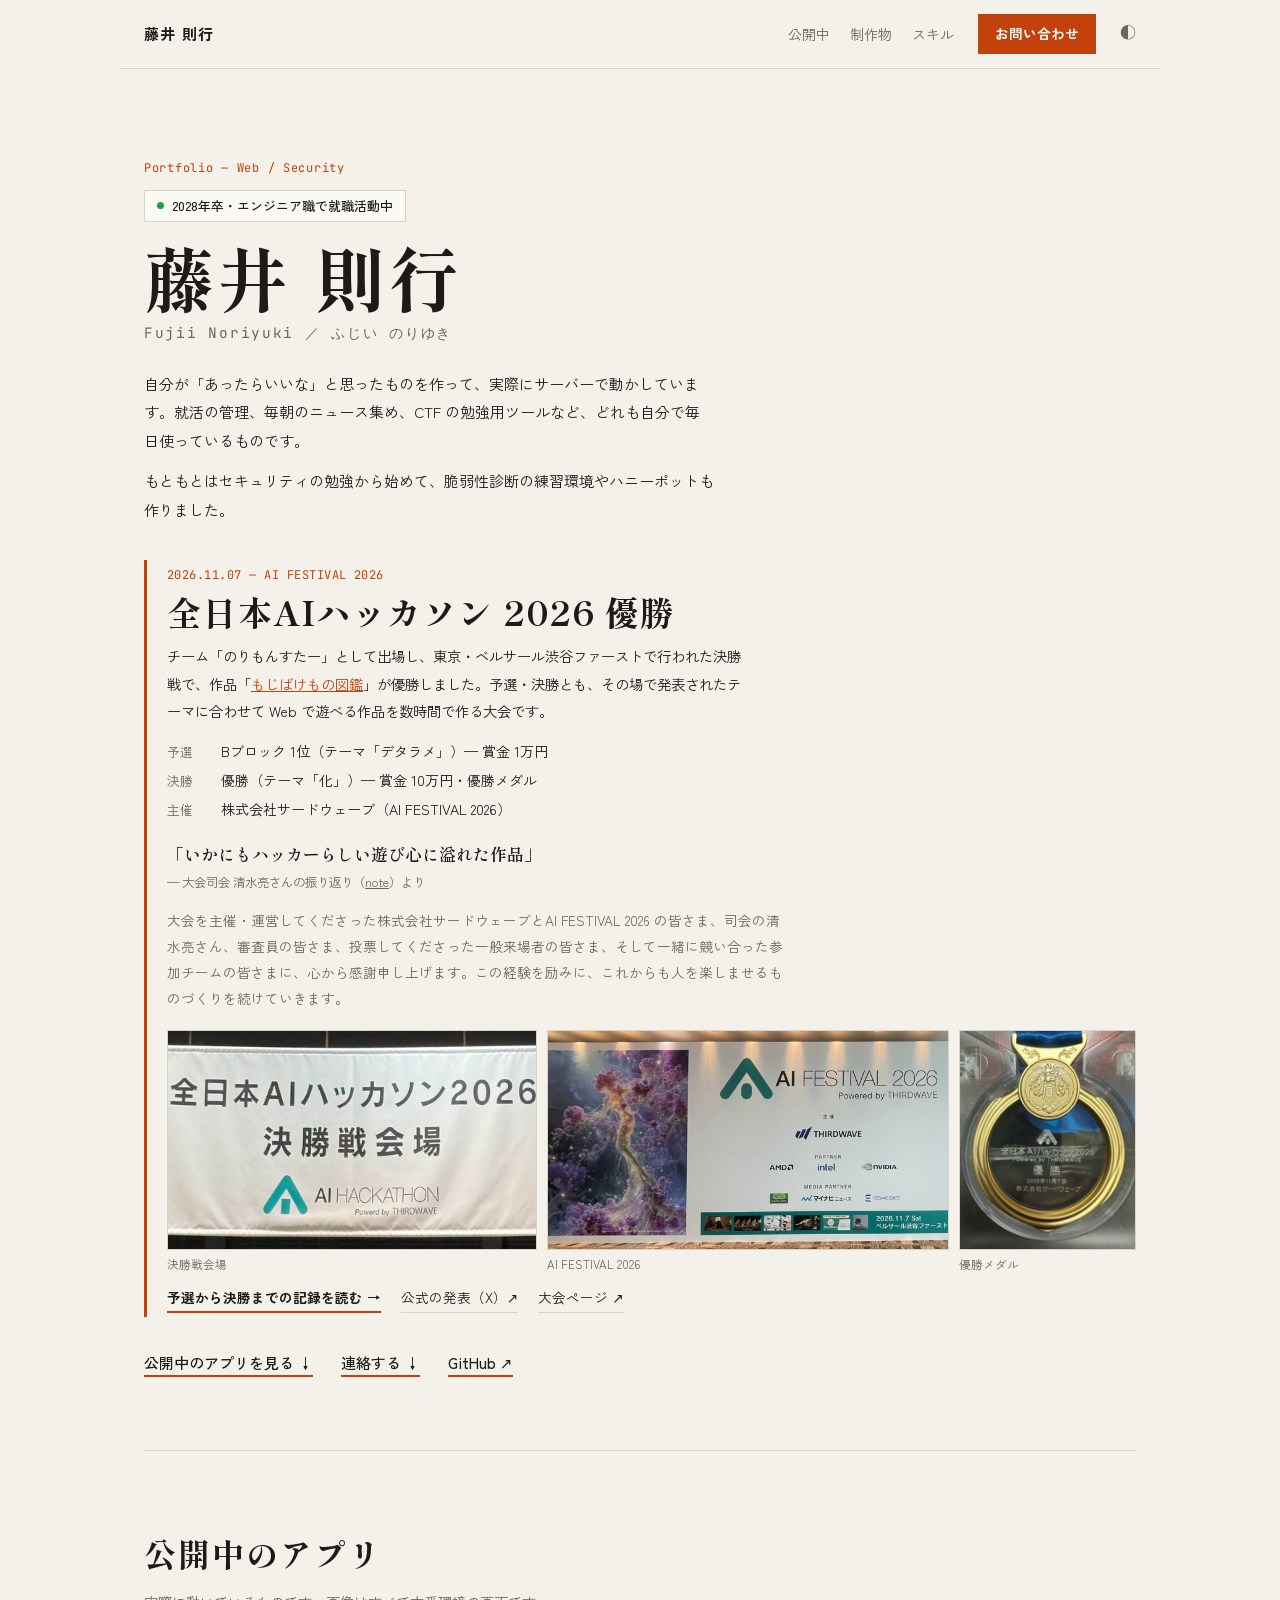
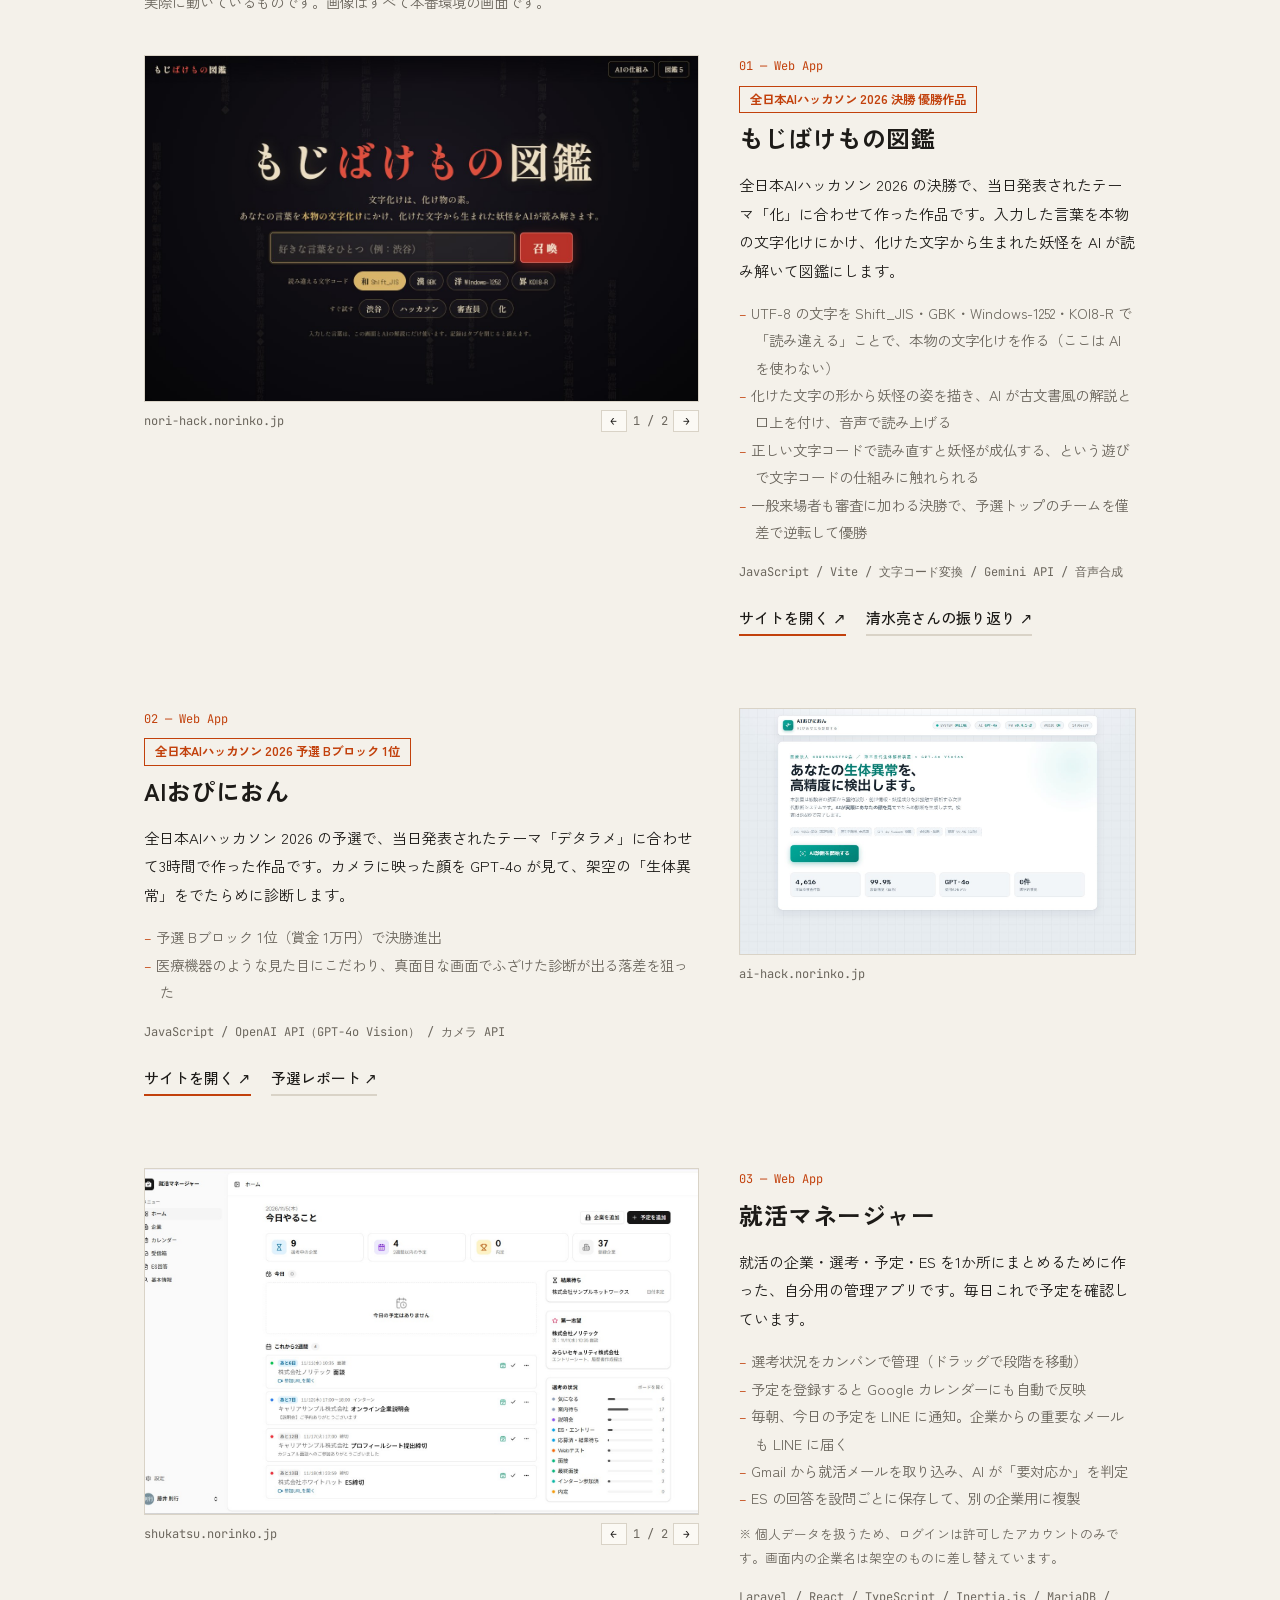
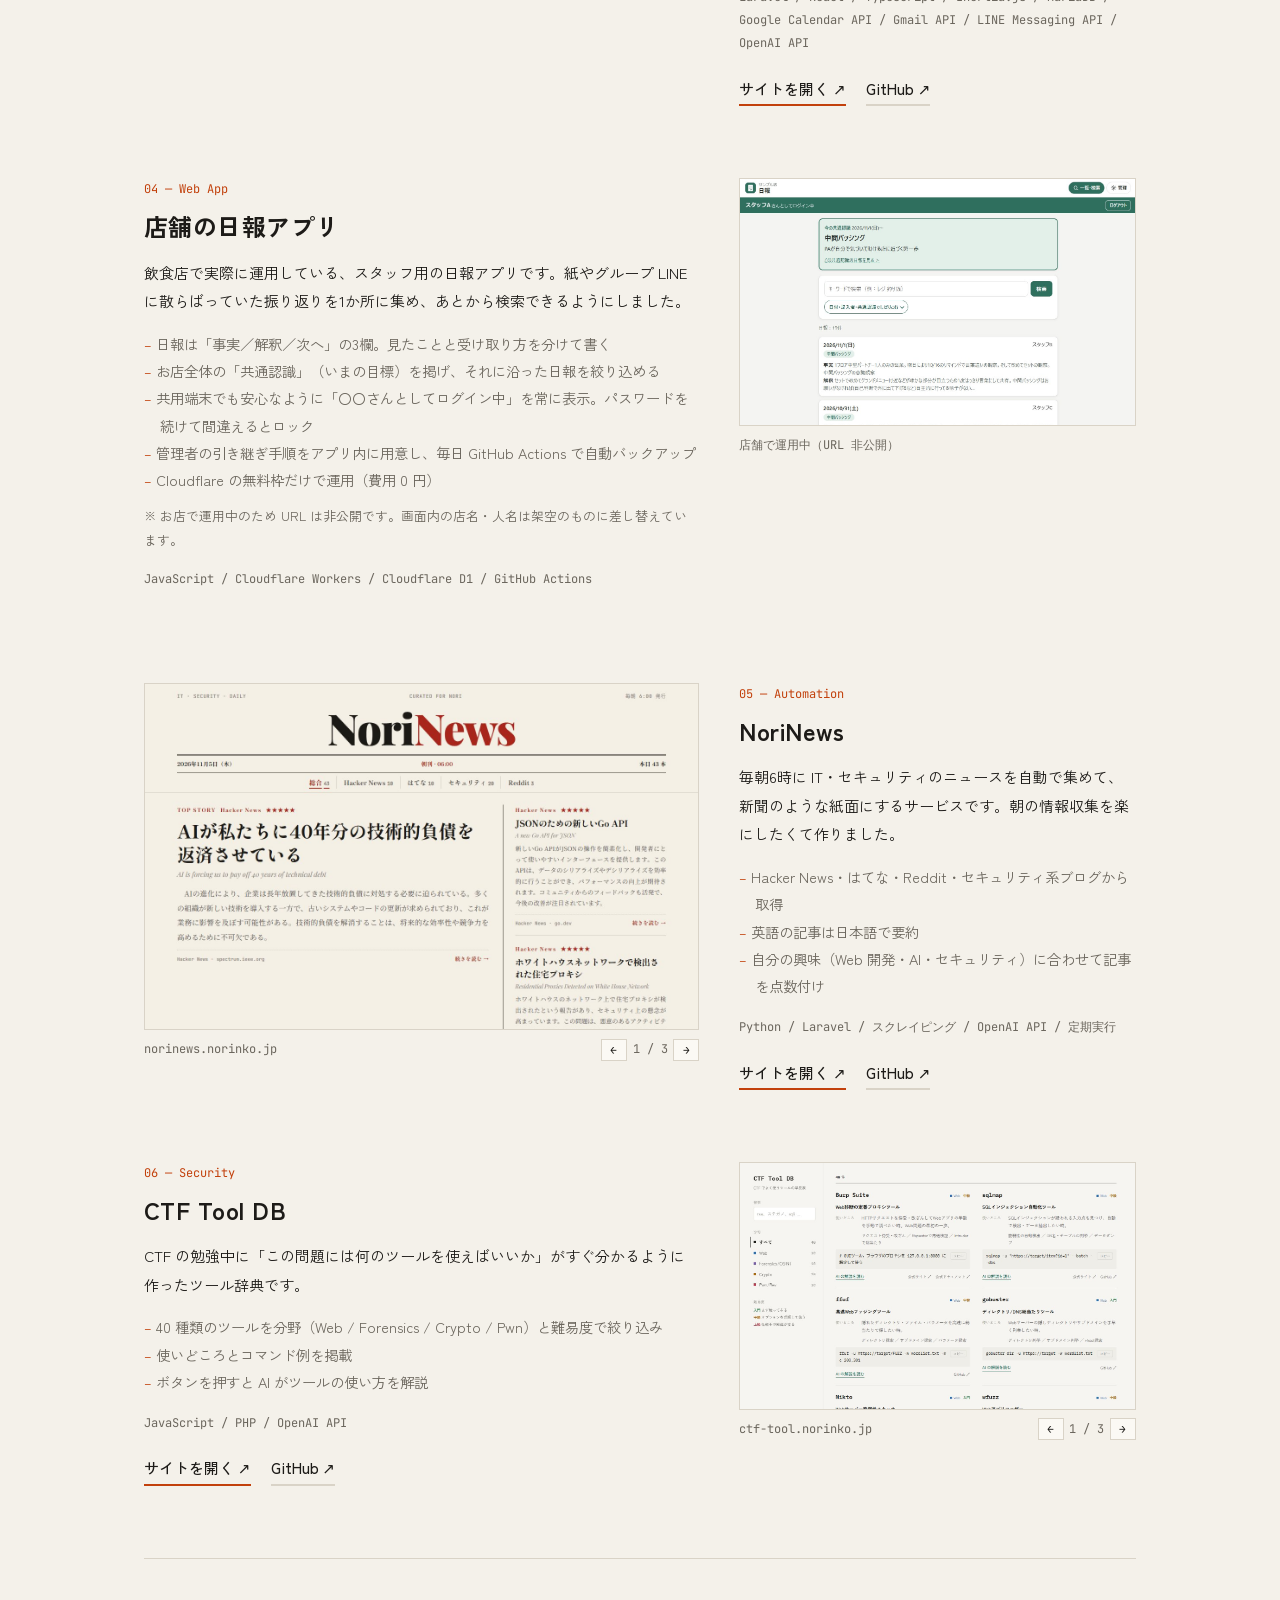
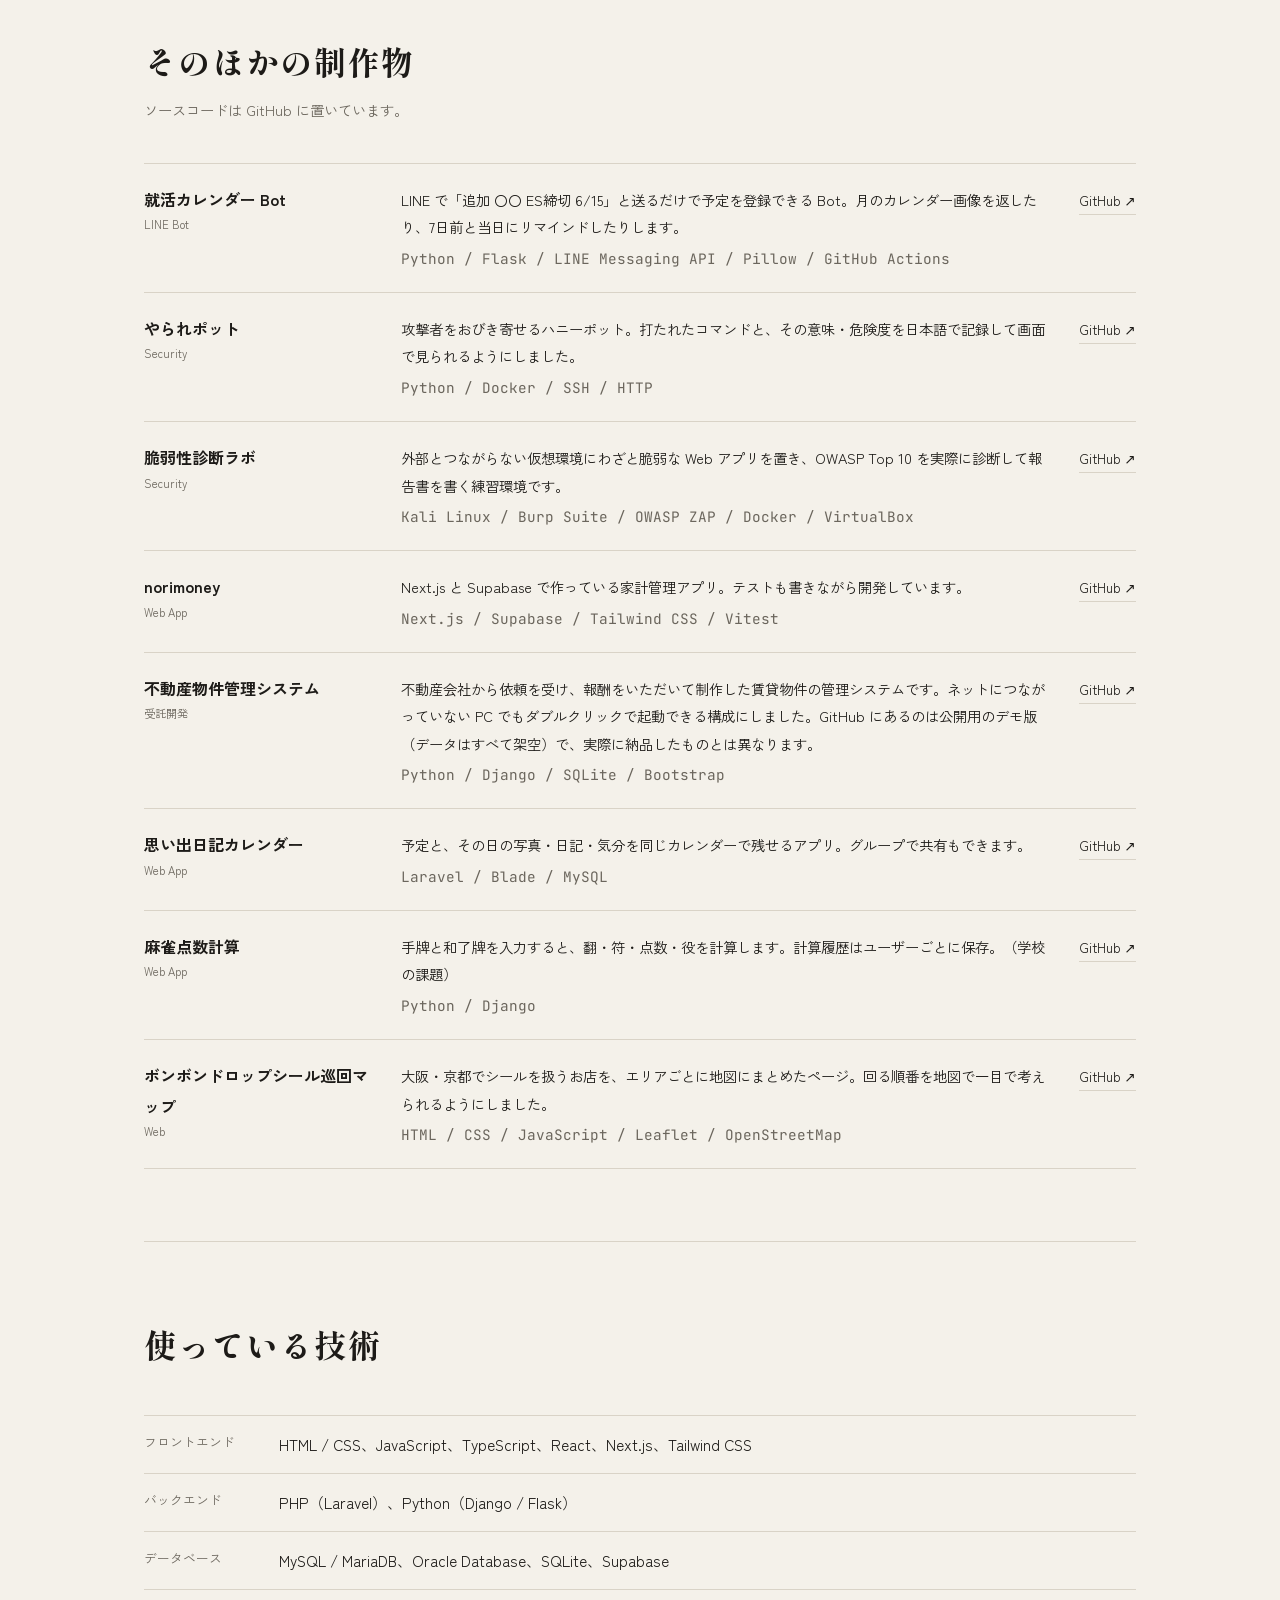
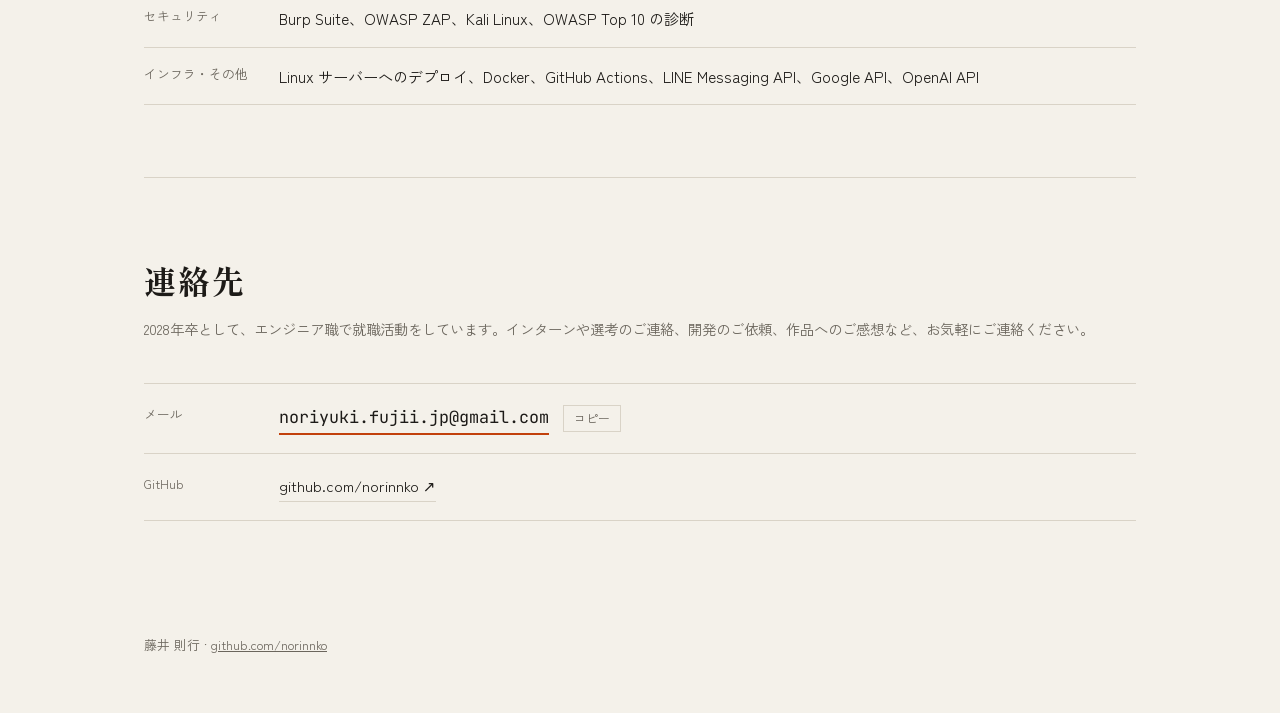
<file: index.html>
<!doctype html>
<html lang="ja">
<head>
  <meta charset="utf-8">
  <meta name="viewport" content="width=device-width, initial-scale=1">
  <title>藤井則行（Fujii Noriyuki）ポートフォリオ｜全日本AIハッカソン2026 優勝</title>
  <meta name="description" content="藤井則行（ふじい のりゆき）のポートフォリオ。2028年卒・エンジニア職で就職活動中。全日本AIハッカソン2026でチーム「のりもんすたー」として優勝。もじばけもの図鑑、就活マネージャー、NoriNews、CTF Tool DB など、Web開発とセキュリティの制作物を掲載しています。">
  <meta name="author" content="藤井則行">
  <meta name="google-site-verification" content="ISArNtISdEvXP0qSJFTwZcWZVSq4KrlPQAf6c0MPCWI" />
  <meta name="robots" content="index, follow, max-image-preview:large">
  <meta name="theme-color" content="#f4f1ea">
  <link rel="icon" href="/favicon.ico" sizes="48x48">
  <link rel="icon" href="/favicon.svg" type="image/svg+xml">
  <link rel="icon" href="/icon-192.png" type="image/png" sizes="192x192">
  <link rel="apple-touch-icon" href="/apple-touch-icon.png">
  <link rel="manifest" href="/site.webmanifest">
  <link rel="canonical" href="https://norinko.jp/">
  <meta property="og:type" content="profile">
  <meta property="og:site_name" content="藤井則行 ポートフォリオ">
  <meta property="og:url" content="https://norinko.jp/">
  <meta property="og:title" content="藤井則行 ポートフォリオ｜全日本AIハッカソン2026 優勝">
  <meta property="og:description" content="全日本AIハッカソン2026 優勝（チーム「のりもんすたー」）。Web開発とセキュリティの制作物と、実際に動いているアプリを載せています。">
  <meta property="og:image" content="https://norinko.jp/img/ogp.png">
  <meta property="og:image:width" content="1200">
  <meta property="og:image:height" content="630">
  <meta property="og:image:alt" content="藤井則行 ポートフォリオ — 全日本AIハッカソン 2026 優勝">
  <meta property="og:locale" content="ja_JP">
  <meta property="profile:first_name" content="則行">
  <meta property="profile:last_name" content="藤井">
  <meta name="twitter:card" content="summary_large_image">
  <script type="application/ld+json">
  {
    "@context": "https://schema.org",
    "@graph": [
      {
        "@type": "Person",
        "@id": "https://norinko.jp/#person",
        "name": "藤井則行",
        "alternateName": ["藤井 則行", "ふじい のりゆき", "フジイ ノリユキ", "Fujii Noriyuki", "Noriyuki Fujii", "norinnko"],
        "url": "https://norinko.jp/",
        "image": "https://norinko.jp/img/ogp.png",
        "sameAs": ["https://github.com/norinnko"],
        "award": ["全日本AIハッカソン 2026 優勝（チーム「のりもんすたー」）", "全日本AIハッカソン 2026 予選 Bブロック 1位"],
        "memberOf": { "@type": "Organization", "name": "のりもんすたー" },
        "knowsAbout": ["Web開発", "セキュリティ", "脆弱性診断", "CTF", "Laravel", "React", "TypeScript", "Python", "Django", "生成AI"]
      },
      {
        "@type": "WebSite",
        "@id": "https://norinko.jp/#website",
        "url": "https://norinko.jp/",
        "name": "藤井則行 ポートフォリオ",
        "inLanguage": "ja",
        "author": { "@id": "https://norinko.jp/#person" }
      },
      {
        "@type": "ProfilePage",
        "url": "https://norinko.jp/",
        "name": "藤井則行（Fujii Noriyuki）ポートフォリオ",
        "mainEntity": { "@id": "https://norinko.jp/#person" },
        "isPartOf": { "@id": "https://norinko.jp/#website" }
      },
      {
        "@type": "ItemList",
        "name": "公開中のアプリ",
        "itemListElement": [
          { "@type": "ListItem", "position": 1, "item": { "@type": "WebApplication", "name": "もじばけもの図鑑", "url": "https://nori-hack.norinko.jp/", "applicationCategory": "EntertainmentApplication", "description": "全日本AIハッカソン2026 決勝 優勝作品。入力した言葉を本物の文字化けにかけ、化けた文字から生まれた妖怪をAIが読み解く図鑑。", "creator": { "@id": "https://norinko.jp/#person" } } },
          { "@type": "ListItem", "position": 2, "item": { "@type": "WebApplication", "name": "AIおぴにおん", "url": "https://ai-hack.norinko.jp/", "applicationCategory": "EntertainmentApplication", "description": "全日本AIハッカソン2026 予選 Bブロック1位の作品。カメラに映った顔をAIが見て、架空の生体異常をでたらめに診断する。", "creator": { "@id": "https://norinko.jp/#person" } } },
          { "@type": "ListItem", "position": 3, "item": { "@type": "WebApplication", "name": "就活マネージャー", "url": "https://shukatsu.norinko.jp/", "applicationCategory": "BusinessApplication", "description": "企業・選考・予定・ESをまとめる就活管理アプリ。Googleカレンダー連携とLINE通知に対応。", "creator": { "@id": "https://norinko.jp/#person" } } },
          { "@type": "ListItem", "position": 4, "item": { "@type": "WebApplication", "name": "NoriNews", "url": "https://norinews.norinko.jp/norinews", "applicationCategory": "NewsApplication", "description": "IT・セキュリティニュースを毎朝自動で集めて日本語で要約するサービス。", "creator": { "@id": "https://norinko.jp/#person" } } },
          { "@type": "ListItem", "position": 5, "item": { "@type": "WebApplication", "name": "CTF Tool DB", "url": "https://ctf-tool.norinko.jp/", "applicationCategory": "EducationalApplication", "description": "CTFでよく使うツール40種の早見表。使いどころとコマンド例、AIによる解説付き。", "creator": { "@id": "https://norinko.jp/#person" } } }
        ]
      }
    ]
  }
  </script>
  <link rel="preconnect" href="https://fonts.googleapis.com">
  <link rel="preconnect" href="https://fonts.gstatic.com" crossorigin>
  <link href="https://fonts.googleapis.com/css2?family=Zen+Kaku+Gothic+New:wght@400;500;700&family=Shippori+Mincho:wght@600;800&family=JetBrains+Mono:wght@400;500&display=swap" rel="stylesheet">
  <link rel="stylesheet" href="style.css">
</head>
<body>
  <header class="nav">
    <a href="#top" class="logo">藤井 則行</a>
    <nav>
      <a href="#live">公開中</a>
      <a href="#works">制作物</a>
      <a href="#skills">スキル</a>
    </nav>
    <a href="#contact" class="nav-cta">お問い合わせ</a>
    <button id="theme" class="theme-btn" aria-label="テーマ切り替え">◐</button>
  </header>

  <main id="top">
    <section class="hero">
      <p class="hero-meta mono">Portfolio — Web / Security</p>
      <p class="hero-status"><span class="dot" aria-hidden="true"></span>2028年卒・エンジニア職で就職活動中</p>
      <h1>藤井 則行<small>Fujii Noriyuki ／ ふじい のりゆき</small></h1>
      <div class="hero-text">
        <p>
          自分が「あったらいいな」と思ったものを作って、実際にサーバーで動かしています。就活の管理、毎朝のニュース集め、CTF の勉強用ツールなど、どれも自分で毎日使っているものです。
        </p>
        <p>
          もともとはセキュリティの勉強から始めて、脆弱性診断の練習環境やハニーポットも作りました。
        </p>
      </div>
      <aside class="hero-award">
        <p class="award-date mono">2026.11.07 — AI FESTIVAL 2026</p>
        <p class="award-title">全日本AIハッカソン 2026 優勝</p>
        <p class="award-body">
          チーム「のりもんすたー」として出場し、東京・ベルサール渋谷ファーストで行われた決勝戦で、作品「<a href="#live">もじばけもの図鑑</a>」が優勝しました。予選・決勝とも、その場で発表されたテーマに合わせて Web で遊べる作品を数時間で作る大会です。
        </p>
        <dl class="award-record">
          <dt>予選</dt><dd>Bブロック 1位（テーマ「デタラメ」）— 賞金 1万円</dd>
          <dt>決勝</dt><dd>優勝（テーマ「化」）— 賞金 10万円・優勝メダル</dd>
          <dt>主催</dt><dd>株式会社サードウェーブ（AI FESTIVAL 2026）</dd>
        </dl>
        <blockquote class="award-quote">
          <p>「いかにもハッカーらしい遊び心に溢れた作品」</p>
          <cite>— 大会司会 清水亮さんの振り返り（<a href="https://note.com/shi3zblog/n/na95758402577" target="_blank" rel="noopener">note</a>）より</cite>
        </blockquote>
        <p class="award-thanks">
          大会を主催・運営してくださった株式会社サードウェーブとAI FESTIVAL 2026 の皆さま、司会の清水亮さん、審査員の皆さま、投票してくださった一般来場者の皆さま、そして一緒に競い合った参加チームの皆さまに、心から感謝申し上げます。この経験を励みに、これからも人を楽しませるものづくりを続けていきます。
        </p>
        <div class="award-photos">
          <figure><img src="img/hack-banner.jpg" alt="全日本AIハッカソン2026 決勝戦会場の垂れ幕" loading="lazy"><figcaption>決勝戦会場</figcaption></figure>
          <figure><img src="img/hack-venue.jpg" alt="AI FESTIVAL 2026 の会場パネル" loading="lazy"><figcaption>AI FESTIVAL 2026</figcaption></figure>
          <figure class="medal"><img src="img/hack-medal.jpg" alt="全日本AIハッカソン2026 優勝メダル" loading="lazy"><figcaption>優勝メダル</figcaption></figure>
        </div>
        <p class="award-links">
          <a href="hackathon-2026/" class="award-more">予選から決勝までの記録を読む →</a>
          <a href="https://x.com/24aihackathon/status/2118986999902376308" target="_blank" rel="noopener">公式の発表（X）↗</a>
          <a href="https://www.aifestival.jp/hackathon" target="_blank" rel="noopener">大会ページ ↗</a>
        </p>
      </aside>
      <ul class="hero-links">
        <li><a href="#live">公開中のアプリを見る ↓</a></li>
        <li><a href="#contact">連絡する ↓</a></li>
        <li><a href="https://github.com/norinnko" target="_blank" rel="noopener">GitHub ↗</a></li>
      </ul>
    </section>

    <section id="live" class="section">
      <header class="section-head">
        <h2>公開中のアプリ</h2>
        <p>実際に動いているものです。画像はすべて本番環境の画面です。</p>
      </header>
      <div id="showcase" class="showcase"></div>
    </section>

    <section id="works" class="section">
      <header class="section-head">
        <h2>そのほかの制作物</h2>
        <p>ソースコードは GitHub に置いています。</p>
      </header>
      <ol id="work-list" class="work-list"></ol>
    </section>

    <section id="skills" class="section">
      <header class="section-head">
        <h2>使っている技術</h2>
      </header>
      <dl id="skill-list" class="skill-list"></dl>
    </section>

    <section id="contact" class="section">
      <header class="section-head">
        <h2>連絡先</h2>
        <p>2028年卒として、エンジニア職で就職活動をしています。インターンや選考のご連絡、開発のご依頼、作品へのご感想など、お気軽にご連絡ください。</p>
      </header>
      <dl class="contact-list">
        <dt>メール</dt>
        <dd>
          <a id="mail" class="contact-mail" data-u="noriyuki.fujii.jp" data-d="gmail.com">noriyuki.fujii.jp ＠ gmail.com</a>
          <button type="button" id="mail-copy" class="contact-copy" hidden>コピー</button>
        </dd>
        <dt>GitHub</dt>
        <dd><a href="https://github.com/norinnko" target="_blank" rel="noopener">github.com/norinnko ↗</a></dd>
      </dl>
    </section>
  </main>

  <footer class="footer">
    <p>藤井 則行 · <a href="https://github.com/norinnko" target="_blank" rel="noopener">github.com/norinnko</a></p>
  </footer>

  <script src="data.js"></script>
  <script src="script.js"></script>
</body>
</html>
</file>
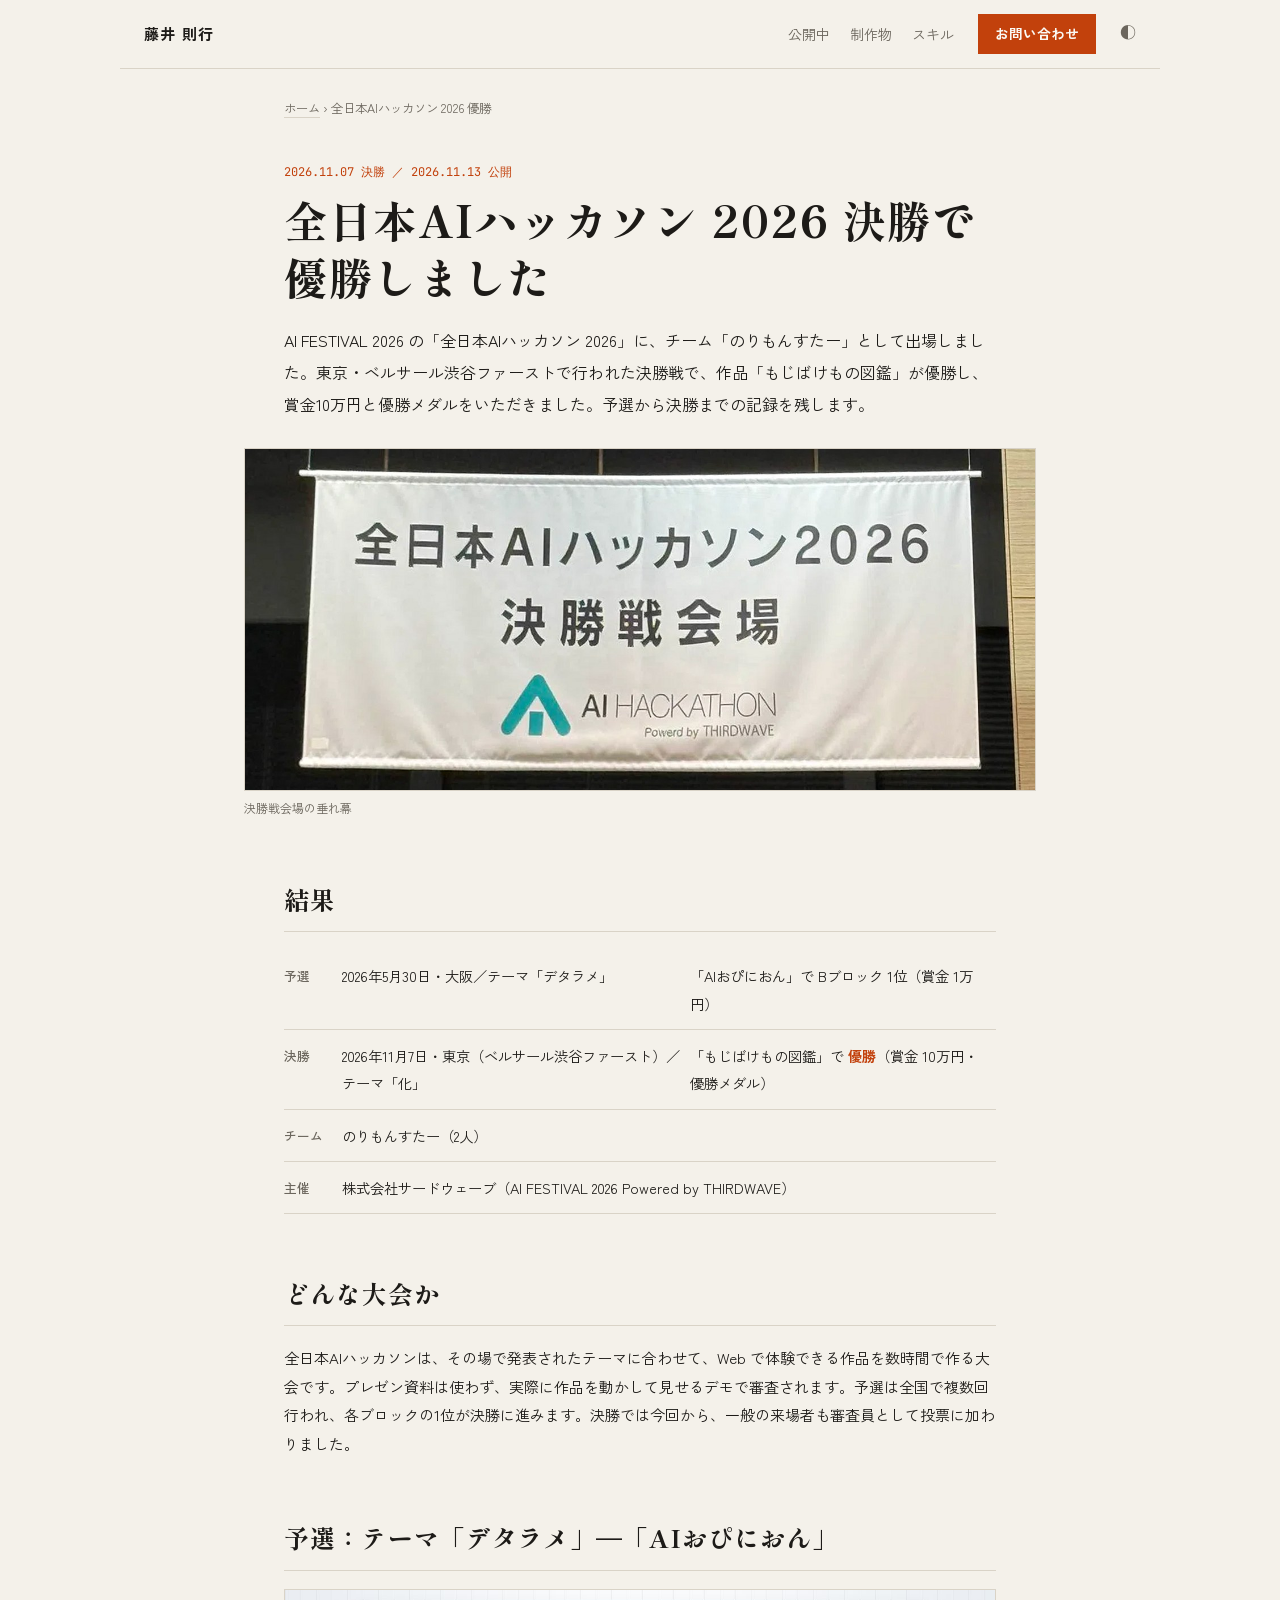
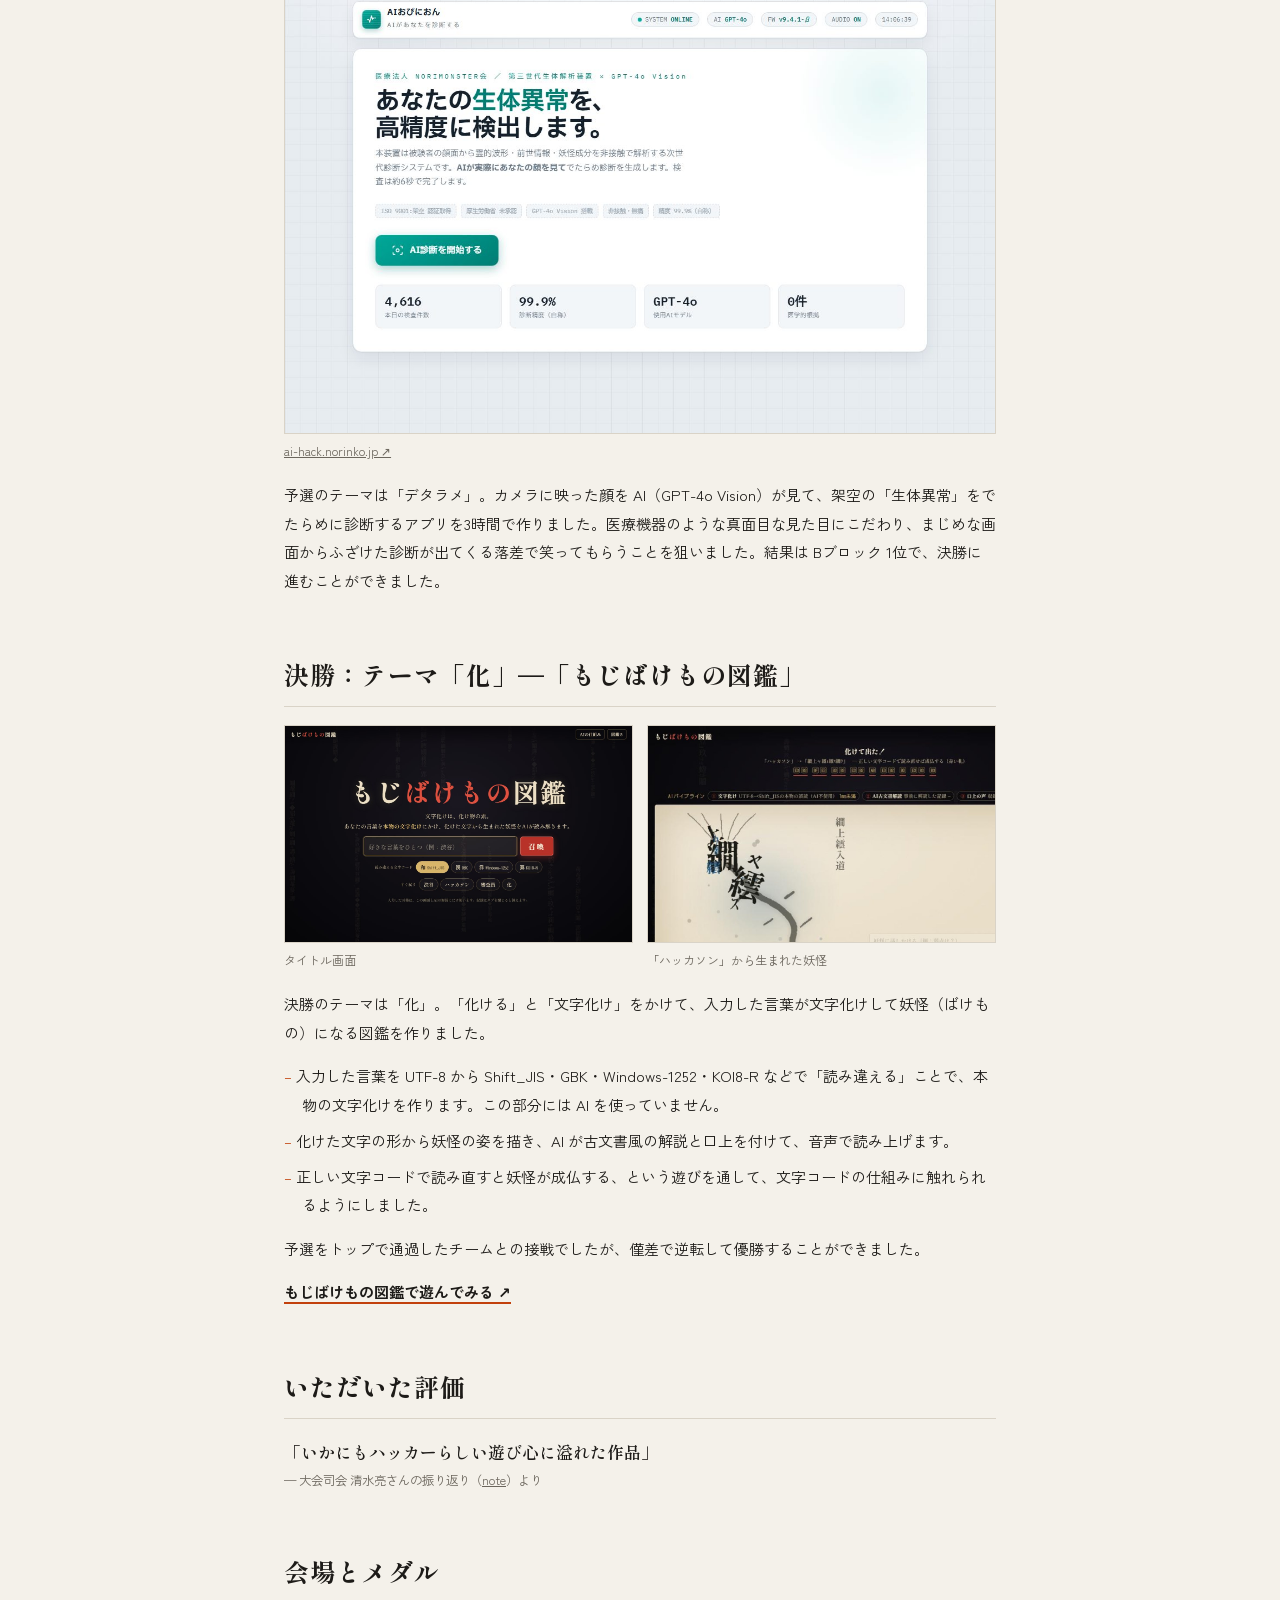
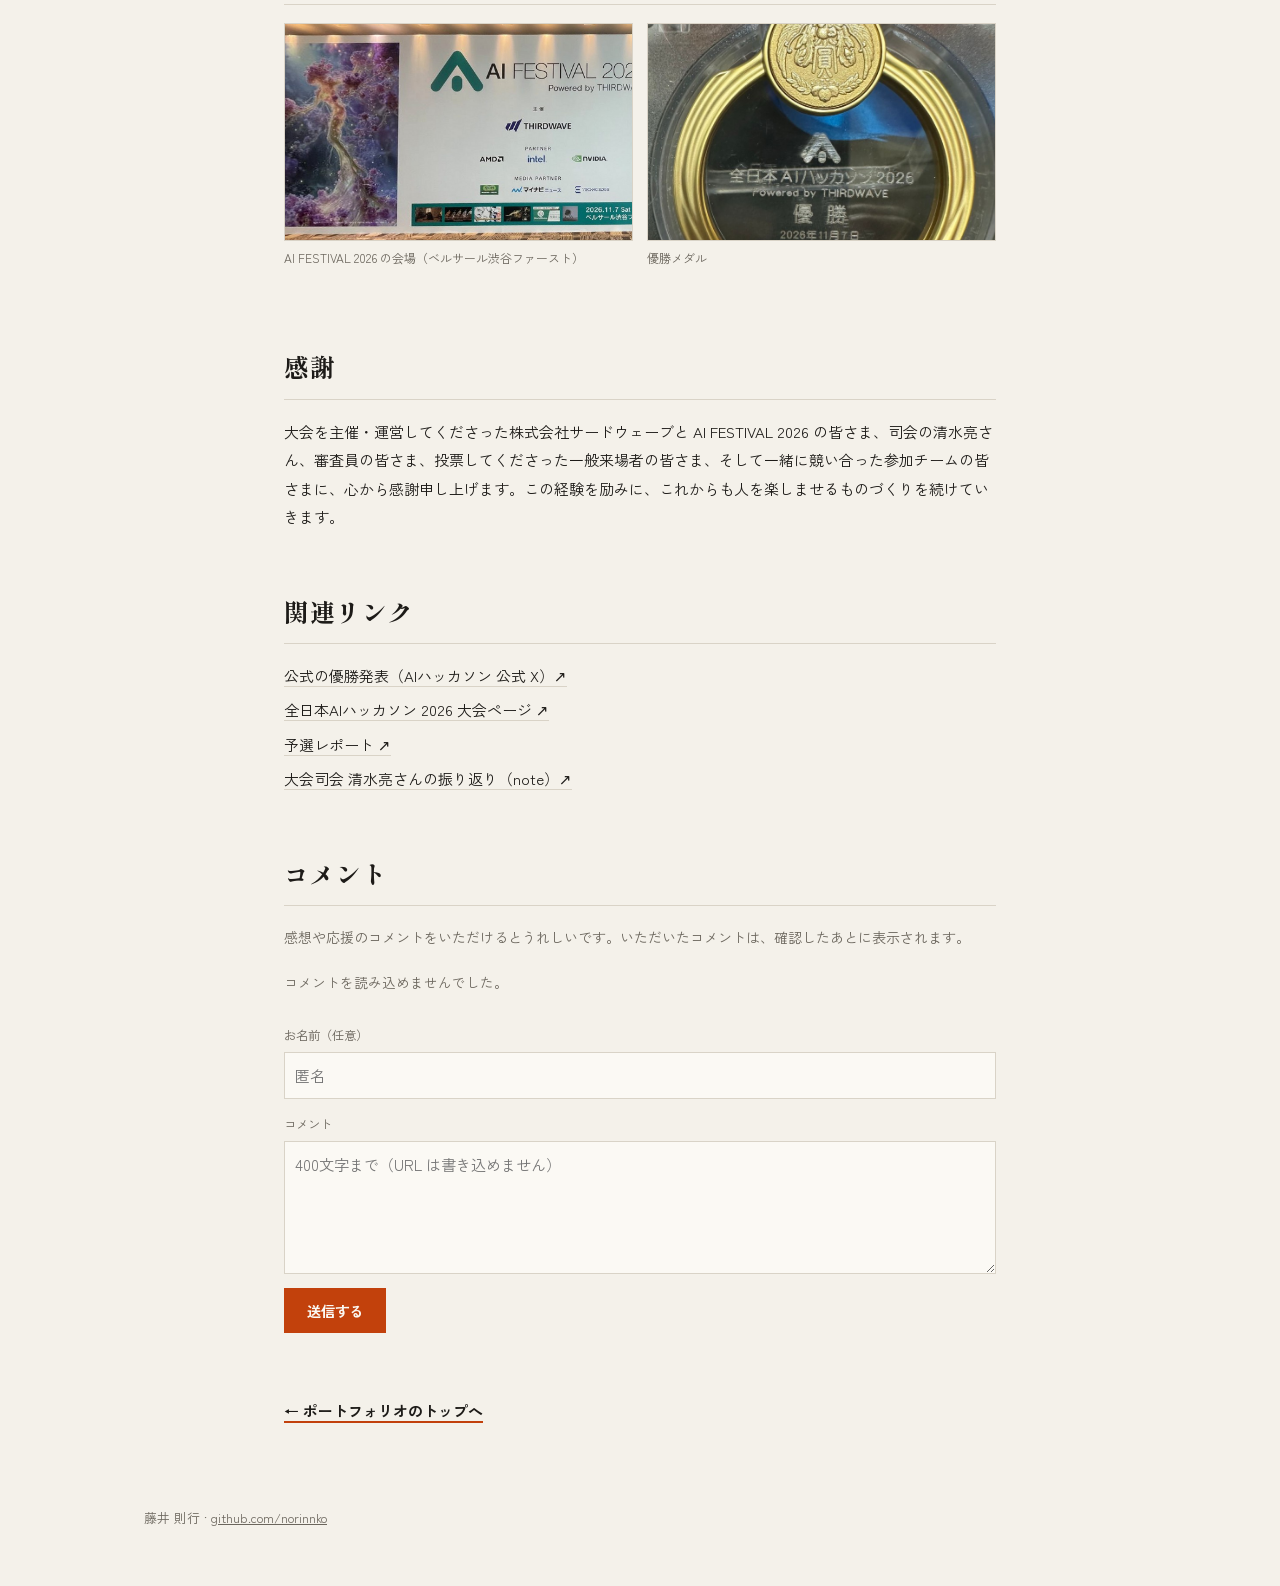
<file: hackathon-2026/index.html>
<!doctype html>
<html lang="ja">
<head>
  <meta charset="utf-8">
  <meta name="viewport" content="width=device-width, initial-scale=1">
  <title>全日本AIハッカソン2026 決勝で優勝しました｜チーム「のりもんすたー」もじばけもの図鑑 — 藤井則行</title>
  <meta name="description" content="AI FESTIVAL 2026 の全日本AIハッカソン2026 決勝（2026年11月7日・ベルサール渋谷ファースト）で、チーム「のりもんすたー」の作品「もじばけもの図鑑」が優勝しました。予選Bブロック1位の「AIおぴにおん」から決勝までの記録です。">
  <meta name="author" content="藤井則行">
  <meta name="robots" content="index, follow, max-image-preview:large">
  <meta name="theme-color" content="#f4f1ea">
  <link rel="icon" href="/favicon.ico" sizes="48x48">
  <link rel="icon" href="/favicon.svg" type="image/svg+xml">
  <link rel="icon" href="/icon-192.png" type="image/png" sizes="192x192">
  <link rel="apple-touch-icon" href="/apple-touch-icon.png">
  <link rel="manifest" href="/site.webmanifest">
  <link rel="canonical" href="https://norinko.jp/hackathon-2026/">
  <meta property="og:type" content="article">
  <meta property="og:site_name" content="藤井則行 ポートフォリオ">
  <meta property="og:url" content="https://norinko.jp/hackathon-2026/">
  <meta property="og:title" content="全日本AIハッカソン2026 決勝で優勝しました｜チーム「のりもんすたー」">
  <meta property="og:description" content="決勝テーマ「化」で作った「もじばけもの図鑑」が優勝。予選から決勝までの記録です。">
  <meta property="og:image" content="https://norinko.jp/img/hack-banner.jpg">
  <meta property="og:locale" content="ja_JP">
  <meta property="article:published_time" content="2026-11-13">
  <meta name="twitter:card" content="summary_large_image">
  <script type="application/ld+json">
  {
    "@context": "https://schema.org",
    "@graph": [
      {
        "@type": "Article",
        "headline": "全日本AIハッカソン2026 決勝で優勝しました — チーム「のりもんすたー」",
        "description": "決勝テーマ「化」で作った「もじばけもの図鑑」が全日本AIハッカソン2026で優勝。予選Bブロック1位の「AIおぴにおん」から決勝までの記録。",
        "datePublished": "2026-11-13",
        "dateModified": "2026-11-13",
        "inLanguage": "ja",
        "mainEntityOfPage": "https://norinko.jp/hackathon-2026/",
        "image": ["https://norinko.jp/img/hack-banner.jpg", "https://norinko.jp/img/hack-medal.jpg", "https://norinko.jp/img/moji-1.jpg"],
        "author": { "@type": "Person", "@id": "https://norinko.jp/#person", "name": "藤井則行", "url": "https://norinko.jp/" },
        "about": {
          "@type": "Event",
          "name": "全日本AIハッカソン 2026 決勝戦",
          "startDate": "2026-11-07",
          "eventStatus": "https://schema.org/EventScheduled",
          "eventAttendanceMode": "https://schema.org/OfflineEventAttendanceMode",
          "location": { "@type": "Place", "name": "ベルサール渋谷ファースト", "address": "東京都渋谷区" },
          "organizer": { "@type": "Organization", "name": "株式会社サードウェーブ", "url": "https://www.aifestival.jp/" },
          "superEvent": { "@type": "Event", "name": "AI FESTIVAL 2026", "startDate": "2026-11-07" }
        },
        "mentions": [
          { "@type": "WebApplication", "name": "もじばけもの図鑑", "url": "https://nori-hack.norinko.jp/" },
          { "@type": "WebApplication", "name": "AIおぴにおん", "url": "https://ai-hack.norinko.jp/" },
          { "@type": "Organization", "name": "のりもんすたー" }
        ]
      },
      {
        "@type": "BreadcrumbList",
        "itemListElement": [
          { "@type": "ListItem", "position": 1, "name": "藤井則行 ポートフォリオ", "item": "https://norinko.jp/" },
          { "@type": "ListItem", "position": 2, "name": "全日本AIハッカソン2026 優勝", "item": "https://norinko.jp/hackathon-2026/" }
        ]
      }
    ]
  }
  </script>
  <link rel="preconnect" href="https://fonts.googleapis.com">
  <link rel="preconnect" href="https://fonts.gstatic.com" crossorigin>
  <link href="https://fonts.googleapis.com/css2?family=Zen+Kaku+Gothic+New:wght@400;500;700&family=Shippori+Mincho:wght@600;800&family=JetBrains+Mono:wght@400;500&display=swap" rel="stylesheet">
  <link rel="stylesheet" href="../style.css">
  <link rel="stylesheet" href="article.css">
</head>
<body>
  <header class="nav">
    <a href="../" class="logo">藤井 則行</a>
    <nav>
      <a href="../#live">公開中</a>
      <a href="../#works">制作物</a>
      <a href="../#skills">スキル</a>
    </nav>
    <a href="../#contact" class="nav-cta">お問い合わせ</a>
    <button id="theme" class="theme-btn" aria-label="テーマ切り替え">◐</button>
  </header>

  <main class="article">
    <nav class="crumbs" aria-label="パンくずリスト">
      <a href="../">ホーム</a> <span aria-hidden="true">›</span> <span>全日本AIハッカソン 2026 優勝</span>
    </nav>

    <header class="article-head">
      <p class="article-date mono"><time datetime="2026-11-07">2026.11.07</time> 決勝 ／ <time datetime="2026-11-13">2026.11.13</time> 公開</p>
      <h1>全日本AIハッカソン 2026 決勝で優勝しました</h1>
      <p class="article-lead">
        AI FESTIVAL 2026 の「全日本AIハッカソン 2026」に、チーム「のりもんすたー」として出場しました。東京・ベルサール渋谷ファーストで行われた決勝戦で、作品「もじばけもの図鑑」が優勝し、賞金10万円と優勝メダルをいただきました。予選から決勝までの記録を残します。
      </p>
    </header>

    <figure class="article-figure wide">
      <img src="../img/hack-banner.jpg" alt="全日本AIハッカソン2026 決勝戦会場の垂れ幕" width="1392" height="602">
      <figcaption>決勝戦会場の垂れ幕</figcaption>
    </figure>

    <section>
      <h2>結果</h2>
      <table class="result">
        <tr><th>予選</th><td>2026年5月30日・大阪／テーマ「デタラメ」</td><td>「AIおぴにおん」で Bブロック 1位（賞金 1万円）</td></tr>
        <tr><th>決勝</th><td>2026年11月7日・東京（ベルサール渋谷ファースト）／テーマ「化」</td><td>「もじばけもの図鑑」で <strong>優勝</strong>（賞金 10万円・優勝メダル）</td></tr>
        <tr><th>チーム</th><td colspan="2">のりもんすたー（2人）</td></tr>
        <tr><th>主催</th><td colspan="2">株式会社サードウェーブ（AI FESTIVAL 2026 Powered by THIRDWAVE）</td></tr>
      </table>
    </section>

    <section>
      <h2>どんな大会か</h2>
      <p>
        全日本AIハッカソンは、その場で発表されたテーマに合わせて、Web で体験できる作品を数時間で作る大会です。プレゼン資料は使わず、実際に作品を動かして見せるデモで審査されます。予選は全国で複数回行われ、各ブロックの1位が決勝に進みます。決勝では今回から、一般の来場者も審査員として投票に加わりました。
      </p>
    </section>

    <section>
      <h2>予選：テーマ「デタラメ」—「AIおぴにおん」</h2>
      <figure class="article-figure">
        <img src="../img/ai-1.jpg" alt="AIおぴにおんの画面" width="1280" height="800" loading="lazy">
        <figcaption><a href="https://ai-hack.norinko.jp/" target="_blank" rel="noopener">ai-hack.norinko.jp ↗</a></figcaption>
      </figure>
      <p>
        予選のテーマは「デタラメ」。カメラに映った顔を AI（GPT-4o Vision）が見て、架空の「生体異常」をでたらめに診断するアプリを3時間で作りました。医療機器のような真面目な見た目にこだわり、まじめな画面からふざけた診断が出てくる落差で笑ってもらうことを狙いました。結果は Bブロック 1位で、決勝に進むことができました。
      </p>
    </section>

    <section>
      <h2>決勝：テーマ「化」—「もじばけもの図鑑」</h2>
      <div class="figure-pair">
        <figure class="article-figure">
          <img src="../img/moji-1.jpg" alt="もじばけもの図鑑のタイトル画面" width="1280" height="800" loading="lazy">
          <figcaption>タイトル画面</figcaption>
        </figure>
        <figure class="article-figure">
          <img src="../img/moji-2.jpg" alt="「ハッカソン」から生まれた妖怪の画面" width="1280" height="800" loading="lazy">
          <figcaption>「ハッカソン」から生まれた妖怪</figcaption>
        </figure>
      </div>
      <p>
        決勝のテーマは「化」。「化ける」と「文字化け」をかけて、入力した言葉が文字化けして妖怪（ばけもの）になる図鑑を作りました。
      </p>
      <ul class="article-list">
        <li>入力した言葉を UTF-8 から Shift_JIS・GBK・Windows-1252・KOI8-R などで「読み違える」ことで、本物の文字化けを作ります。この部分には AI を使っていません。</li>
        <li>化けた文字の形から妖怪の姿を描き、AI が古文書風の解説と口上を付けて、音声で読み上げます。</li>
        <li>正しい文字コードで読み直すと妖怪が成仏する、という遊びを通して、文字コードの仕組みに触れられるようにしました。</li>
      </ul>
      <p>
        予選をトップで通過したチームとの接戦でしたが、僅差で逆転して優勝することができました。
      </p>
      <p class="article-cta"><a href="https://nori-hack.norinko.jp/" target="_blank" rel="noopener">もじばけもの図鑑で遊んでみる ↗</a></p>
    </section>

    <section>
      <h2>いただいた評価</h2>
      <blockquote class="award-quote">
        <p>「いかにもハッカーらしい遊び心に溢れた作品」</p>
        <cite>— 大会司会 清水亮さんの振り返り（<a href="https://note.com/shi3zblog/n/na95758402577" target="_blank" rel="noopener">note</a>）より</cite>
      </blockquote>
    </section>

    <section>
      <h2>会場とメダル</h2>
      <div class="figure-pair">
        <figure class="article-figure">
          <img src="../img/hack-venue.jpg" alt="AI FESTIVAL 2026 の会場パネル" width="1540" height="704" loading="lazy">
          <figcaption>AI FESTIVAL 2026 の会場（ベルサール渋谷ファースト）</figcaption>
        </figure>
        <figure class="article-figure medal">
          <img src="../img/hack-medal.jpg" alt="全日本AIハッカソン2026 優勝メダル" width="800" height="1000" loading="lazy">
          <figcaption>優勝メダル</figcaption>
        </figure>
      </div>
    </section>

    <section>
      <h2>感謝</h2>
      <p>
        大会を主催・運営してくださった株式会社サードウェーブと AI FESTIVAL 2026 の皆さま、司会の清水亮さん、審査員の皆さま、投票してくださった一般来場者の皆さま、そして一緒に競い合った参加チームの皆さまに、心から感謝申し上げます。この経験を励みに、これからも人を楽しませるものづくりを続けていきます。
      </p>
    </section>

    <section>
      <h2>関連リンク</h2>
      <ul class="article-links">
        <li><a href="https://x.com/24aihackathon/status/2118986999902376308" target="_blank" rel="noopener">公式の優勝発表（AIハッカソン 公式 X）↗</a></li>
        <li><a href="https://www.aifestival.jp/hackathon" target="_blank" rel="noopener">全日本AIハッカソン 2026 大会ページ ↗</a></li>
        <li><a href="https://www.aifestival.jp/news/japanaihack2026-03" target="_blank" rel="noopener">予選レポート ↗</a></li>
        <li><a href="https://note.com/shi3zblog/n/na95758402577" target="_blank" rel="noopener">大会司会 清水亮さんの振り返り（note）↗</a></li>
      </ul>
    </section>

    <section id="comments" class="comments">
      <h2>コメント</h2>
      <p class="comments-note">感想や応援のコメントをいただけるとうれしいです。いただいたコメントは、確認したあとに表示されます。</p>
      <ol id="comment-list" class="comment-list" aria-live="polite"></ol>
      <p id="comment-empty" class="comment-empty" hidden>まだコメントはありません。</p>

      <form id="comment-form" class="comment-form" novalidate>
        <label>
          <span>お名前（任意）</span>
          <input type="text" name="name" maxlength="30" autocomplete="nickname" placeholder="匿名">
        </label>
        <label>
          <span>コメント</span>
          <textarea name="body" maxlength="400" rows="4" required placeholder="400文字まで（URL は書き込めません）"></textarea>
        </label>
        <label class="hp" aria-hidden="true">
          <span>この欄は空のままにしてください</span>
          <input type="text" name="website" tabindex="-1" autocomplete="off">
        </label>
        <div class="comment-actions">
          <button type="submit">送信する</button>
          <span id="comment-status" class="comment-status" role="status"></span>
        </div>
      </form>
    </section>

    <p class="back"><a href="../">← ポートフォリオのトップへ</a></p>
  </main>

  <footer class="footer">
    <p>藤井 則行 · <a href="https://github.com/norinnko" target="_blank" rel="noopener">github.com/norinnko</a></p>
  </footer>

  <script src="article.js"></script>
</body>
</html>
</file>
<file: style.css>
:root {
  --bg: #f4f1ea;
  --paper: #fbf9f4;
  --ink: #1d1b18;
  --sub: #6b665d;
  --rule: #d9d3c7;
  --accent: #c2410c;
}
@media (prefers-color-scheme: dark) {
  :root:not([data-theme="light"]) {
    --bg: #171614; --paper: #1f1d1a; --ink: #ece7dd; --sub: #a29b8f; --rule: #37332d; --accent: #f97316;
  }
}
:root[data-theme="dark"] {
  --bg: #171614; --paper: #1f1d1a; --ink: #ece7dd; --sub: #a29b8f; --rule: #37332d; --accent: #f97316;
}

* { box-sizing: border-box; margin: 0; padding: 0; }
html { scroll-behavior: smooth; scroll-padding-top: 64px; }
body {
  font-family: "Zen Kaku Gothic New", system-ui, sans-serif;
  background: var(--bg);
  color: var(--ink);
  line-height: 1.9;
  font-size: 15px;
  overflow-x: clip;
}
a { color: inherit; }
ol, ul { list-style: none; }
.mono { font-family: "JetBrains Mono", monospace; }

/* Nav */
.nav {
  position: sticky; top: 0; z-index: 10;
  display: flex; align-items: center; gap: 24px;
  max-width: 1040px; margin: 0 auto; padding: 14px 24px;
  background: var(--bg);
  border-bottom: 1px solid var(--rule);
}
.logo { font-weight: 700; text-decoration: none; margin-right: auto; letter-spacing: .08em; }
.nav nav { display: flex; gap: 20px; font-size: .88rem; }
.nav nav a { text-decoration: none; color: var(--sub); }
.nav nav a:hover { color: var(--ink); }
.theme-btn { border: 0; background: none; color: var(--sub); font-size: 1rem; cursor: pointer; }
.nav-cta {
  text-decoration: none; font-size: .85rem; font-weight: 700; white-space: nowrap;
  color: var(--paper); background: var(--accent);
  padding: 6px 16px; border: 1px solid var(--accent);
  transition: background .2s, color .2s;
}
.nav-cta:hover { background: transparent; color: var(--accent); }
@media (max-width: 560px) {
  .nav nav { display: none; }
}

main { max-width: 1040px; margin: 0 auto; padding: 0 24px; }

/* Hero */
.hero { padding: 88px 0 72px; border-bottom: 1px solid var(--rule); }
.hero-meta { font-size: .75rem; color: var(--accent); letter-spacing: .06em; }
.hero-status {
  display: inline-flex; align-items: center; gap: 8px; margin-top: 10px;
  font-size: .8rem; font-weight: 500; padding: 3px 12px;
  border: 1px solid var(--rule); background: var(--paper);
}
.hero-status .dot { width: 7px; height: 7px; border-radius: 50%; background: #16a34a; }
.hero h1 {
  font-family: "Shippori Mincho", serif; font-weight: 800;
  font-size: clamp(2.6rem, 8vw, 4.4rem); line-height: 1.2; letter-spacing: .06em;
  margin: 12px 0 28px;
}
.hero h1 small {
  display: block; font-family: "JetBrains Mono", monospace; font-weight: 400;
  font-size: .9rem; letter-spacing: .12em; color: var(--sub); margin-top: 6px;
}
.hero-text { max-width: 38em; }
.hero-text p + p { margin-top: .8em; }
.hero-links { display: flex; gap: 28px; margin-top: 32px; flex-wrap: wrap; }
.hero-links a {
  text-decoration: none; font-weight: 500;
  border-bottom: 2px solid var(--accent); padding-bottom: 2px;
}
.hero-links a:hover { color: var(--accent); }

/* Section */
.section { padding: 72px 0; border-bottom: 1px solid var(--rule); }
.section:last-child { border-bottom: 0; }
.section-head { margin-bottom: 40px; }
.section-head h2 {
  font-family: "Shippori Mincho", serif; font-weight: 800;
  font-size: clamp(1.5rem, 3.5vw, 2rem); letter-spacing: .06em;
}
.section-head p { color: var(--sub); font-size: .9rem; margin-top: 4px; }

/* Showcase */
.showcase { display: flex; flex-direction: column; gap: 72px; }
.show { display: grid; grid-template-columns: 1.4fr 1fr; gap: 40px; align-items: start; }
.show:nth-child(even) figure { order: 2; }
.show figure { margin: 0; }
.frame {
  position: relative; aspect-ratio: 16 / 10; overflow: hidden;
  border: 1px solid var(--rule); background: var(--paper);
}
.frame img {
  position: absolute; inset: 0; width: 100%; height: 100%;
  object-fit: cover; object-position: top;
  opacity: 0; transition: opacity .7s ease;
}
.frame img.on { opacity: 1; }
.show figcaption {
  display: flex; justify-content: space-between; align-items: center; gap: 12px;
  font-size: .75rem; color: var(--sub); margin-top: 8px;
}
.pager { display: flex; align-items: center; gap: 4px; }
.pager button {
  border: 1px solid var(--rule); background: var(--paper); color: var(--ink);
  width: 26px; height: 22px; cursor: pointer; font: inherit; font-size: .7rem;
}
.pager button:hover { border-color: var(--ink); }
.pager span { min-width: 3.2em; text-align: center; }

.show-no { font-size: .75rem; color: var(--accent); }
.award {
  display: inline-block; margin-top: 8px;
  font-size: .78rem; font-weight: 700; color: var(--accent);
  border: 1px solid var(--accent); padding: 1px 10px;
}
.hero-award {
  margin-top: 36px;
  border-left: 3px solid var(--accent); padding: 4px 0 4px 20px;
}
.award-date { font-size: .75rem; color: var(--accent); letter-spacing: .04em; }
.award-title {
  font-family: "Shippori Mincho", serif; font-weight: 800;
  font-size: clamp(1.5rem, 4.2vw, 2.1rem); line-height: 1.35; letter-spacing: .04em; margin: 2px 0 8px;
}
.award-body { font-size: .9rem; max-width: 40em; }
.award-body a { color: var(--accent); }
.award-record {
  display: grid; grid-template-columns: 3em 1fr; gap: 2px 12px;
  margin-top: 14px; font-size: .88rem;
}
.award-record dt { color: var(--sub); font-size: .8rem; padding-top: 2px; }
.award-quote { margin: 16px 0 0; }
.award-quote p { font-family: "Shippori Mincho", serif; font-weight: 600; font-size: 1.05rem; }
.award-quote cite { display: block; font-style: normal; font-size: .78rem; color: var(--sub); }
.award-thanks { margin-top: 14px; font-size: .85rem; color: var(--sub); max-width: 46em; }
.award-photos {
  display: grid; grid-template-columns: 1.15fr 1.25fr .55fr; gap: 10px;
  margin-top: 18px; align-items: start;
}
.award-photos figure { margin: 0; }
.award-photos img {
  display: block; width: 100%; height: 220px; object-fit: cover;
  border: 1px solid var(--rule); background: var(--paper);
}
.award-photos .medal img { object-position: center 40%; }
@media (max-width: 600px) {
  .award-photos { grid-template-columns: 1.6fr 1fr; }
  .award-photos figure:first-child { grid-column: 1 / -1; }
  .award-photos img { height: 130px; }
  .award-photos figure:first-child img { height: auto; aspect-ratio: 2.3 / 1; }
}
.award-photos figcaption { font-size: .72rem; color: var(--sub); margin-top: 4px; }
.award-links { display: flex; gap: 20px; flex-wrap: wrap; margin-top: 10px; font-size: .85rem; }
.award-links a { text-decoration: none; border-bottom: 1px solid var(--rule); }
.award-links a:hover { color: var(--accent); border-color: var(--accent); }
.award-links a.award-more { font-weight: 700; border-bottom: 2px solid var(--accent); }
.show h3 { font-size: 1.5rem; font-weight: 700; margin: 2px 0 10px; letter-spacing: .02em; }
.show-desc { color: var(--ink); }
.points { margin-top: 14px; font-size: .9rem; color: var(--sub); }
.points li { padding-left: 1.1em; text-indent: -1.1em; }
.points li::before { content: "– "; color: var(--accent); }
.note { margin-top: 10px; font-size: .8rem; color: var(--sub); }
.tech { margin-top: 16px; font-size: .75rem; color: var(--sub); }
.show-links { display: flex; gap: 20px; margin-top: 20px; flex-wrap: wrap; }
.show-links a { text-decoration: none; font-weight: 500; border-bottom: 2px solid var(--accent); padding-bottom: 1px; }
.show-links a.sub { border-bottom-color: var(--rule); }
.show-links a:hover { color: var(--accent); }

/* Work list */
.work-list { border-top: 1px solid var(--rule); }
.work-list li {
  display: grid; grid-template-columns: 15em 1fr auto; gap: 8px 32px; align-items: baseline;
  padding: 20px 0; border-bottom: 1px solid var(--rule);
}
.work-list h3 { font-size: 1rem; font-weight: 700; }
.work-list .cat { display: block; font-size: .7rem; color: var(--sub); font-weight: 400; }
.work-list p { font-size: .9rem; }
.work-list .tech { margin-top: 4px; }
.work-list a { font-size: .85rem; white-space: nowrap; text-decoration: none; border-bottom: 1px solid var(--rule); }
.work-list a:hover { color: var(--accent); border-color: var(--accent); }

/* Skills */
.skill-list { display: grid; grid-template-columns: 9em 1fr; border-top: 1px solid var(--rule); }
.skill-list dt, .skill-list dd { padding: 14px 0; border-bottom: 1px solid var(--rule); }
.skill-list dt { font-size: .8rem; color: var(--sub); }
.skill-list dd { font-size: .95rem; }

/* Contact */
.contact-list { display: grid; grid-template-columns: 9em 1fr; border-top: 1px solid var(--rule); }
.contact-list dt, .contact-list dd { padding: 18px 0; border-bottom: 1px solid var(--rule); }
.contact-list dt { font-size: .8rem; color: var(--sub); }
.contact-list dd { display: flex; align-items: center; gap: 14px; flex-wrap: wrap; }
.contact-list a { text-decoration: none; border-bottom: 1px solid var(--rule); }
.contact-list a:hover { color: var(--accent); border-color: var(--accent); }
.contact-mail {
  font-family: "JetBrains Mono", monospace; font-size: 1.05rem;
  border-bottom: 2px solid var(--accent) !important; word-break: break-all;
}
.contact-copy {
  font: inherit; font-size: .75rem; color: var(--sub);
  background: none; border: 1px solid var(--rule); padding: 1px 10px; cursor: pointer;
}
.contact-copy:hover { color: var(--ink); border-color: var(--ink); }
@media (max-width: 800px) {
  .contact-list { grid-template-columns: 1fr; }
  .contact-list dt { border-bottom: 0; padding-bottom: 0; }
  .contact-list dd { padding-top: 4px; }
}

.footer {
  max-width: 1040px; margin: 0 auto; padding: 40px 24px 56px;
  font-size: .8rem; color: var(--sub);
}

@media (max-width: 800px) {
  .show { grid-template-columns: 1fr; gap: 20px; }
  .show:nth-child(even) figure { order: 0; }
  .work-list li { grid-template-columns: 1fr; }
  .skill-list { grid-template-columns: 1fr; }
  .skill-list dt { border-bottom: 0; padding-bottom: 0; }
  .skill-list dd { padding-top: 2px; }
  .nav { gap: 14px; padding: 12px 16px; }
  .nav nav { gap: 14px; }
  main { padding: 0 16px; }
  .hero { padding: 56px 0 48px; }
}

/* スクロールで表示（JS が動くときだけ隠す） */
.motion .slide-in {
  opacity: 0;
  transition: opacity .9s ease, transform .9s cubic-bezier(.2, .7, .2, 1);
  transition-delay: var(--d, 0ms);
}
.motion .slide-in.delay { --d: 150ms; }
.motion .from-left { transform: translateX(-80px); }
.motion .from-right { transform: translateX(80px); }
.motion .from-below { transform: translateY(24px); }
.motion .slide-in.in { opacity: 1; transform: none; }
@media (max-width: 800px) {
  .motion .from-left { transform: translateX(-32px); }
  .motion .from-right { transform: translateX(32px); }
}
</file>
<file: hackathon-2026/article.css>
/* 記事ページ用（共通の色・フォントは ../style.css） */
.article { max-width: 760px; padding-top: 28px; padding-bottom: 40px; }
.article a { color: inherit; }

.crumbs { font-size: .78rem; color: var(--sub); }
.crumbs a { text-decoration: none; border-bottom: 1px solid var(--rule); }
.crumbs a:hover { color: var(--accent); border-color: var(--accent); }

.article-head { margin: 40px 0 28px; }
.article-date { font-size: .75rem; color: var(--accent); }
.article h1 {
  font-family: "Shippori Mincho", serif; font-weight: 800;
  font-size: clamp(1.8rem, 5.2vw, 2.7rem); line-height: 1.3; letter-spacing: .04em;
  margin: 8px 0 20px;
}
.article-lead { font-size: 1rem; line-height: 2; }

.article section { margin-top: 56px; }
.article h2 {
  font-family: "Shippori Mincho", serif; font-weight: 800;
  font-size: clamp(1.25rem, 3.4vw, 1.55rem); letter-spacing: .04em;
  padding-bottom: 8px; margin-bottom: 18px; border-bottom: 1px solid var(--rule);
}
.article p + p { margin-top: 1em; }

.article-figure { margin: 0 0 18px; }
.article-figure img { display: block; width: 100%; height: auto; border: 1px solid var(--rule); background: var(--paper); }
.article-figure figcaption { font-size: .75rem; color: var(--sub); margin-top: 6px; }
.article-figure.wide { margin-left: -40px; margin-right: -40px; }
.figure-pair { display: grid; grid-template-columns: 1fr 1fr; gap: 14px; }
.figure-pair .article-figure img { aspect-ratio: 16 / 10; object-fit: cover; object-position: top; height: auto; }
.figure-pair .medal img { object-position: center 40%; }

.result { width: 100%; border-collapse: collapse; font-size: .9rem; }
.result th, .result td { text-align: left; vertical-align: top; padding: 12px 10px 12px 0; border-bottom: 1px solid var(--rule); }
.result th { width: 4.5em; font-weight: 500; color: var(--sub); font-size: .8rem; padding-top: 14px; }
.result strong { color: var(--accent); }

.article-list { margin: 1em 0; padding-left: 0; }
.article-list li { padding-left: 1.2em; text-indent: -1.2em; margin-top: .5em; }
.article-list li::before { content: "– "; color: var(--accent); }

.article-cta a, .back a { font-weight: 700; text-decoration: none; border-bottom: 2px solid var(--accent); }
.article-cta a:hover, .back a:hover { color: var(--accent); }
.article-links li { margin-top: .4em; }
.article-links a { text-decoration: none; border-bottom: 1px solid var(--rule); }
.article-links a:hover { color: var(--accent); border-color: var(--accent); }
.back { margin-top: 64px; }

/* コメント */
.comments-note { font-size: .88rem; color: var(--sub); }
.comment-list { margin-top: 20px; border-top: 1px solid var(--rule); }
.comment-list:empty { border-top: 0; }
.comment-list li { padding: 16px 0; border-bottom: 1px solid var(--rule); }
.comment-meta { font-size: .75rem; color: var(--sub); }
.comment-meta b { color: var(--ink); font-weight: 700; margin-right: .6em; font-size: .85rem; }
.comment-body { margin-top: 4px; white-space: pre-wrap; word-break: break-word; }
.comment-empty { margin-top: 16px; font-size: .85rem; color: var(--sub); }

.comment-form { margin-top: 28px; display: grid; gap: 14px; }
.comment-form label { display: grid; gap: 4px; }
.comment-form label span { font-size: .78rem; color: var(--sub); }
.comment-form input, .comment-form textarea {
  font: inherit; font-size: .95rem; color: var(--ink);
  background: var(--paper); border: 1px solid var(--rule); padding: 8px 10px; outline: none;
}
.comment-form input:focus, .comment-form textarea:focus { border-color: var(--ink); }
.comment-form textarea { resize: vertical; min-height: 6em; }
.comment-form .hp { position: absolute; left: -9999px; width: 1px; height: 1px; overflow: hidden; }
.comment-actions { display: flex; align-items: center; gap: 14px; flex-wrap: wrap; }
.comment-actions button {
  font: inherit; font-weight: 700; font-size: .9rem; cursor: pointer;
  color: var(--paper); background: var(--accent); border: 1px solid var(--accent); padding: 8px 22px;
}
.comment-actions button:hover:not(:disabled) { background: transparent; color: var(--accent); }
.comment-actions button:disabled { opacity: .5; cursor: progress; }
.comment-status { font-size: .85rem; color: var(--sub); }
.comment-status.ok { color: #16a34a; }
.comment-status.err { color: var(--accent); }

@media (max-width: 860px) {
  .article-figure.wide { margin-left: 0; margin-right: 0; }
}
@media (max-width: 600px) {
  .figure-pair { grid-template-columns: 1fr; }
  .result th { width: 3.5em; }
  .result td { display: block; padding: 2px 0; border-bottom: 0; }
  .result tr { display: block; padding: 10px 0; border-bottom: 1px solid var(--rule); }
  .result th { display: block; border-bottom: 0; padding: 0; }
}
</file>
